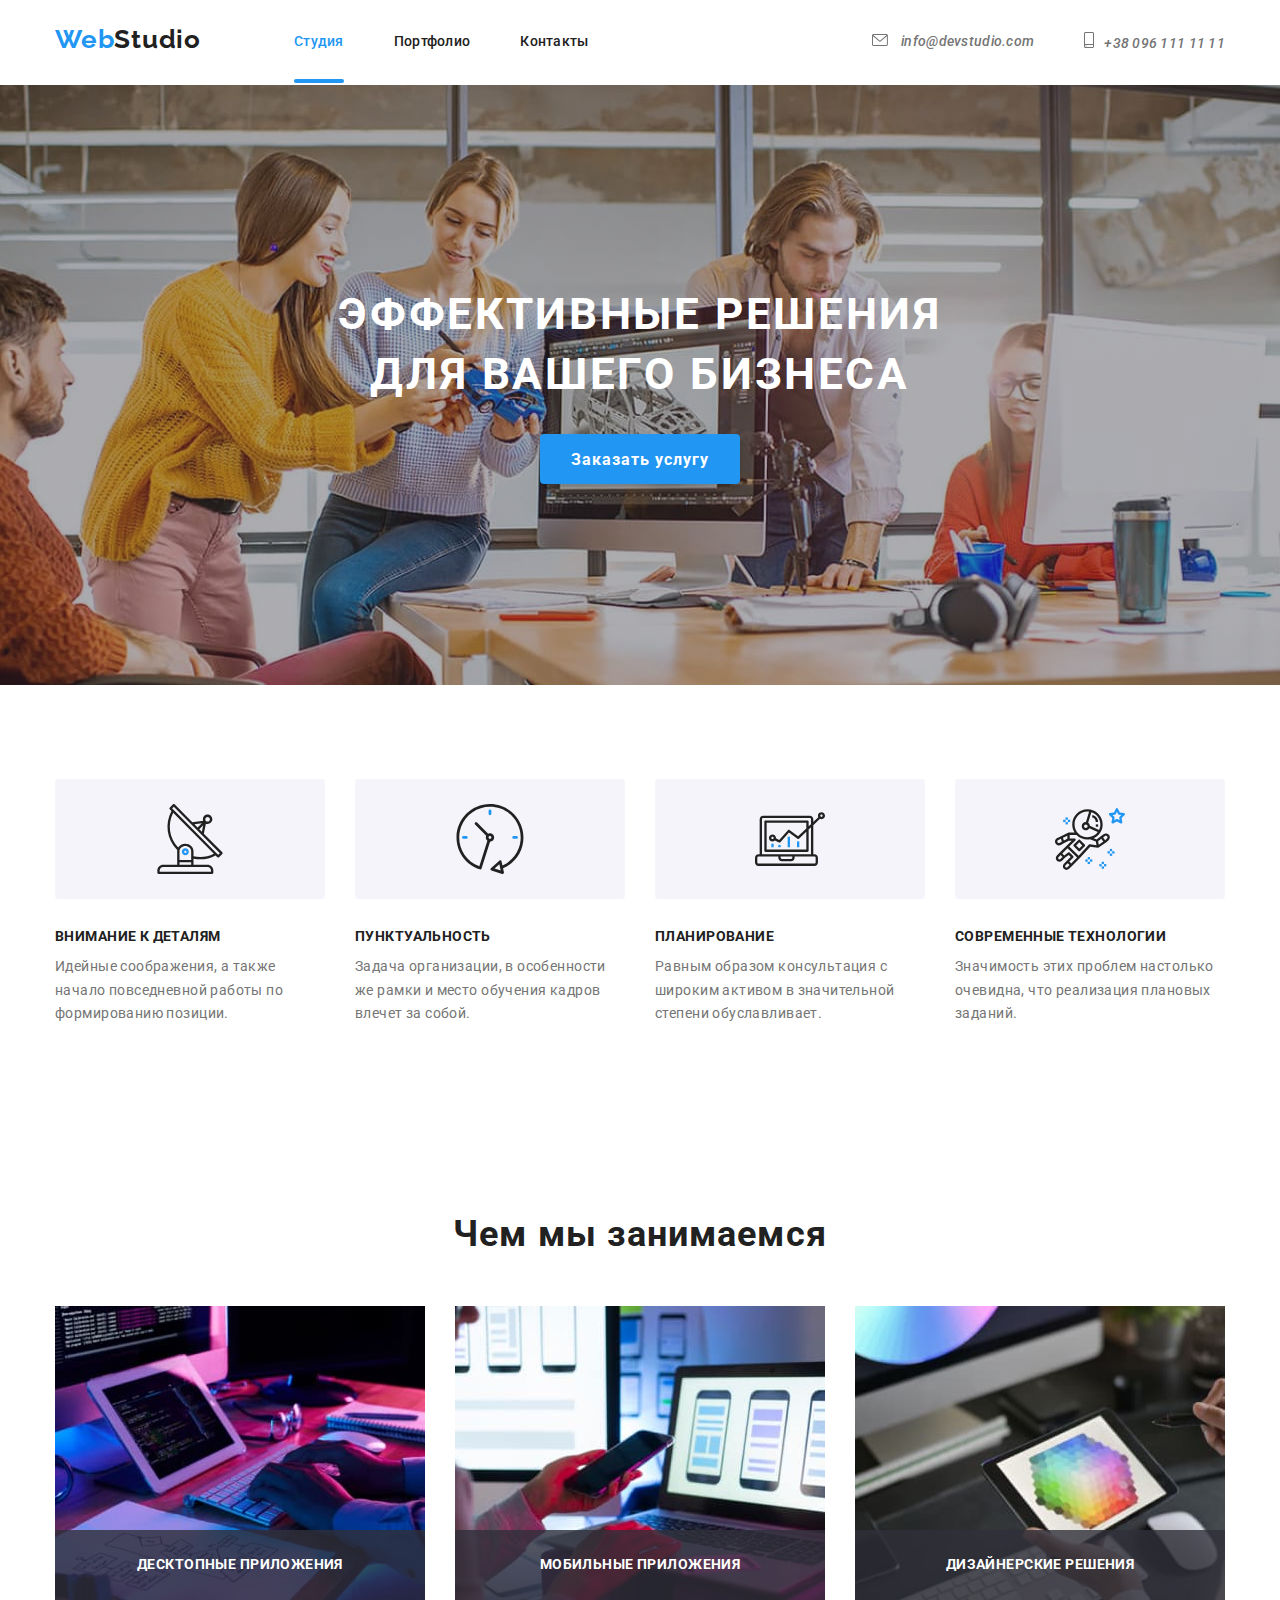
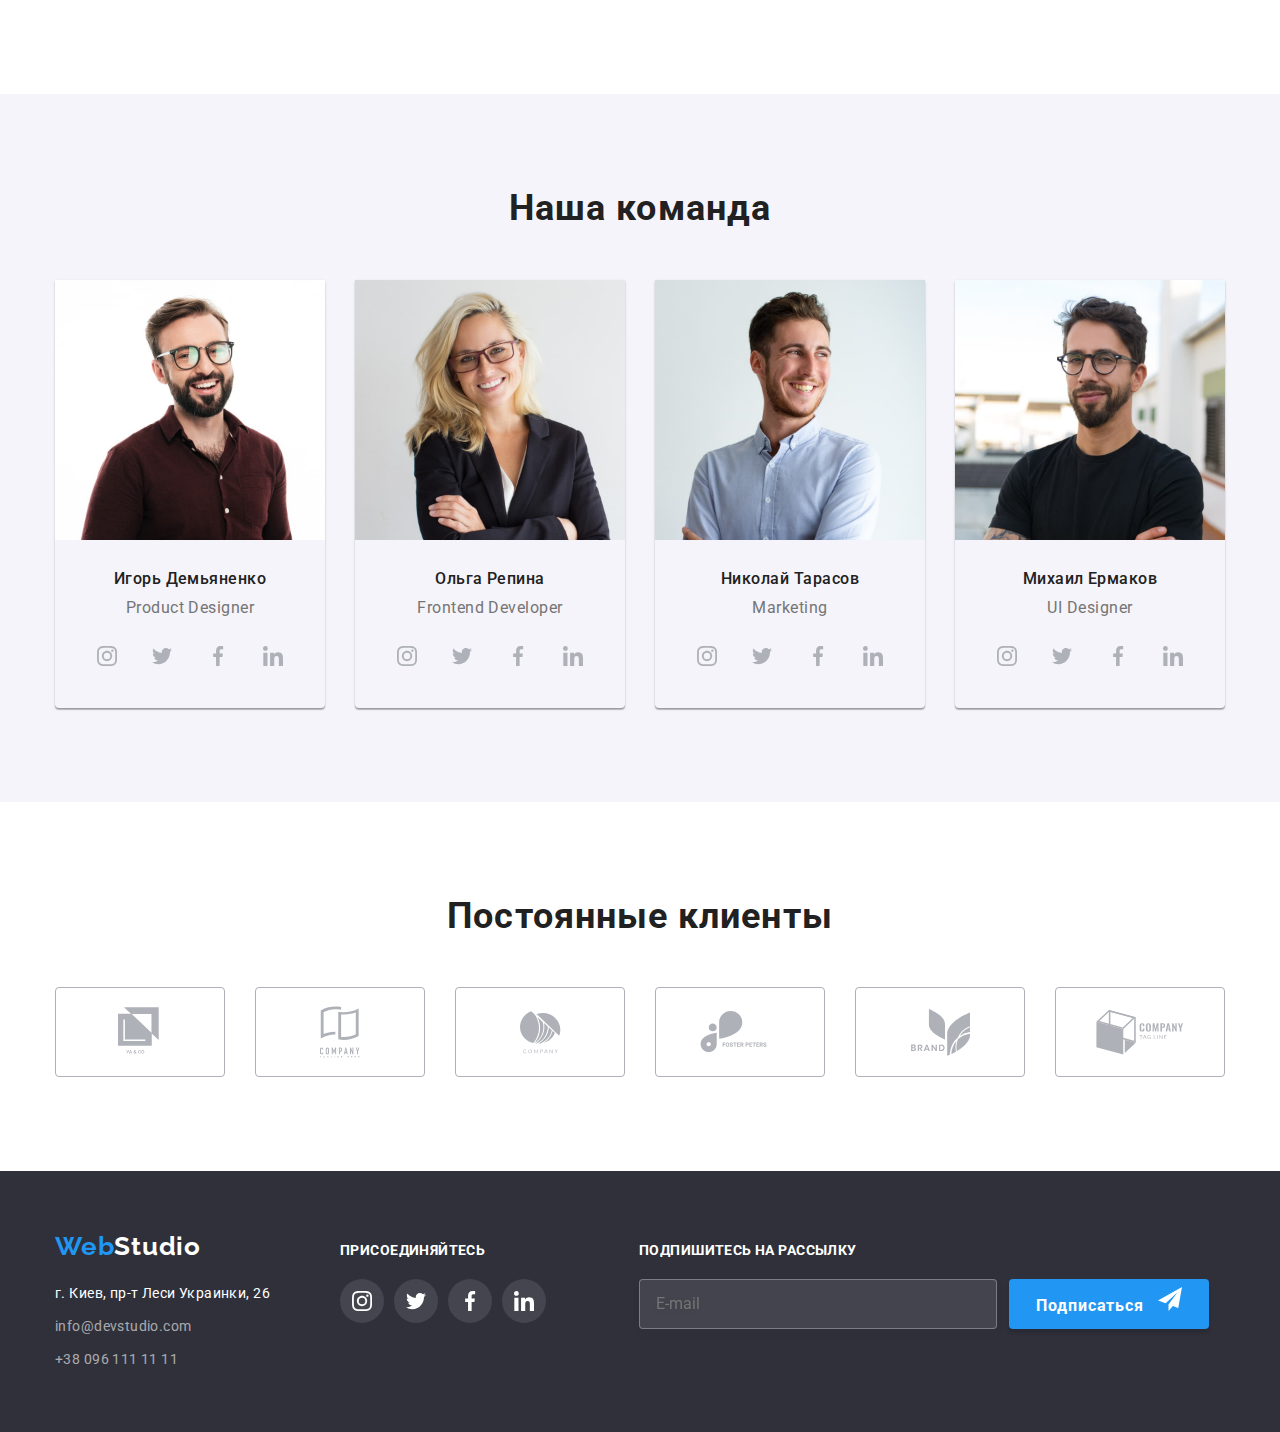
<file: index.html>
<!DOCTYPE html>
<html lang="en">
  <head>
    <meta charset="UTF-8" />
    <meta name="viewport" content="width=device-width, initial-scale=1.0" />
    <title>Webstudio</title>
    <link
      href="https://fonts.googleapis.com/css2?family=Raleway:wght@700&family=Roboto:wght@400;500;700;900&display=swap"
      rel="stylesheet"
    />
    <link rel="stylesheet" href="./css/normalize.css" />
    <link rel="stylesheet" href="./css/style.css" />
  </head>
  <body>
    <header class="header">
      <!--Header-->
      <div class="conteiner heder-content">
        <a href="./index.html" class="link-logotipe link"
          ><span class="part-logotipe">Web</span>Studio</a
        >
        <nav class="navigation">
          <ul class="header-list list">
            <li class="header-list-item">
              <a href="" class="link-header current link">Студия</a>
            </li>
            <li class="header-list-item">
              <a href="./portfolio.html" class="link-header link">Портфолио</a>
            </li>
            <li class="header-list-item">
              <a href="" class="link-header link">Контакты</a>
            </li>
          </ul>
        </nav>
        <address>
          <ul class="header-adress list">
            <li class="address-list-item">
              <a href="mailto:info@devstudio.com" class="connect-header link"
                ><svg class="icon-address-list" width="16" height="12">
                  <use href="./svg/sprite.svg#icon-list"></use>
                </svg>
                info@devstudio.com</a
              >
            </li>
            <li class="address-list-item">
              <a href="tel:+380961111111" class="connect-header link"
                ><svg class="icon-address-list" width="10" height="16">
                  <use href="./svg/sprite.svg#icon-smartphone"></use></svg>+38 096 111 11 11</a>
            </li>
          </ul>
        </address>
      </div>
    </header>
    <main>
      <!--Hero-->
      <section class="hero-section">
        <div class="conteiner">
          <div class="hero-block">
            <h1 class="hero-title">Эффективные решения для вашего бизнеса</h1>
            <button type="button" class="hero-btn" data-modal-open>
              <span class="text-btn">Заказать услугу</span>
            </button>
          </div>
        </div>
      </section>
      <!--Advantages-->
      <section class="advantages-section">
        <div class="conteiner">
          <h2 class="advantages-title">Advantades</h2>
          <ul class="advantages-list list">
            <li class="advantages-list-item icon-first">
              <p class="list-title">Внимание к деталям</p>
              <p class="list-deskription">
                Идейные соображения, а также начало повседневной работы по
                формированию позиции.
              </p>
            </li>
            <li class="advantages-list-item icon-second">
              <p class="list-title">Пунктуальность</p>
              <p class="list-deskription">
                Задача организации, в особенности же рамки и место обучения
                кадров влечет за собой.
              </p>
            </li>
            <li class="advantages-list-item icon-third">
              <p class="list-title">Планирование</p>
              <p class="list-deskription">
                Равным образом консультация с широким активом в значительной
                степени обуславливает.
              </p>
            </li>
            <li class="advantages-list-item icon-fourth">
              <p class="list-title">Современные технологии</p>
              <p class="list-deskription">
                Значимость этих проблем настолько очевидна, что реализация
                плановых заданий.
              </p>
            </li>
          </ul>
        </div>
      </section>
      <!--What we are doing-->
      <section class="doing-sektion">
        <div class="conteiner">
          <h2 class="section-title">Чем мы занимаемся</h2>
          <ul class="doing-list list">
            <li class="doing-list-item">
              <img
                src="./image/whatwearedoing/what-we-are-doing-1.jpg"
                alt="computer-picture"
                width="370"
                height="294"
              />
              <div class="link-block">
                <a href="" class="doing-link link">
                  <p class="doing-text-link">Десктопные приложения</p>
                </a>
              </div>
            </li>
            <li class="doing-list-item">
              <img
                src="./image/whatwearedoing/what-we-are-doing-2.jpg"
                alt="phone-picture"
                width="370"
                height="294"
              />
              <div class="link-block">
                <a href="" class="doing-link link">
                  <p class="doing-text-link">Мобильные приложения</p>
                </a>
              </div>
            </li>
            <li class="doing-list-item">
              <img
                src="./image/whatwearedoing/what-we-are-doing-3.jpg"
                alt="leptop-picture"
                width="370"
                height="294"
              />
              <div class="link-block">
                <a href="" class="doing-link link">
                  <p class="doing-text-link">Дизайнерские решения</p>
                </a>
              </div>
            </li>
          </ul>
        </div>
      </section>
      <!--Our comand-->
      <section class="comand-section">
        <div class="conteiner">
          <h2 class="section-title">Наша команда</h2>
          <ul class="comand-list list">
            <li class="comand-list-item">
              <img
                src="./image/Ourcomand/our-comand-1.jpg"
                alt="Игорь-Демьяненко"
                height="260"
                width="270"
              />
              <h3 class="name-title">Игорь Демьяненко</h3>
              <p class="profession">Product Designer</p>
              <ul class="social-list list">
                <li class="social-list-item">
                  <a href="" class="social-list-link"
                    ><svg class="icon-social" width="20" height="20">
                      <use href="./svg/sprite.svg#icon-instagram"></use></svg></a>
                </li>
                <li class="social-list-item">
                  <a href="" class="social-list-link"
                    ><svg class="icon-social" width="20" height="20">
                      <use href="./svg/sprite.svg#icon-twitter"></use></svg></a>
                </li>
                <li class="social-list-item">
                  <a href="" class="social-list-link"
                    ><svg class="icon-social" width="20" height="20">
                      <use href="./svg/sprite.svg#icon-facebook"></use></svg></a>
                </li>
                <li class="social-list-item">
                  <a href="" class="social-list-link"
                    ><svg class="icon-social" width="20" height="20">
                      <use href="./svg/sprite.svg#icon-linkedin"></use></svg></a>
                </li>
              </ul>
            </li>
            <li class="comand-list-item">
              <img
                src="./image/Ourcomand/our-comand-2.jpg"
                alt="Ольга-Репина"
                height="260"
                width="270"
              />
              <h3 class="name-title">Ольга Репина</h3>
              <p class="profession">Frontend Developer</p>
              <ul class="social-list list">
                <li class="social-list-item">
                  <a href="" class="social-list-link"
                    ><svg class="icon-social" width="20" height="20">
                      <use href="./svg/sprite.svg#icon-instagram"></use></svg></a>
                </li>
                <li class="social-list-item">
                  <a href="" class="social-list-link"
                    ><svg class="icon-social" width="20" height="20">
                      <use href="./svg/sprite.svg#icon-twitter"></use></svg></a>
                </li>
                <li class="social-list-item">
                  <a href="" class="social-list-link"
                    ><svg class="icon-social" width="20" height="20">
                      <use href="./svg/sprite.svg#icon-facebook"></use></svg></a>
                </li>
                <li class="social-list-item">
                  <a href="" class="social-list-link"
                    ><svg class="icon-social" width="20" height="20">
                      <use href="./svg/sprite.svg#icon-linkedin"></use></svg></a>
                </li>
              </ul>
            </li>
            <li class="comand-list-item">
              <img
                src="./image/Ourcomand/our-comand-3.jpg"
                alt="Николай-Тарасов"
                height="260"
                width="270"
              />
              <h3 class="name-title">Николай Тарасов</h3>
              <p class="profession">Marketing</p>
              <ul class="social-list list">
                <li class="social-list-item">
                  <a href="" class="social-list-link"
                    ><svg class="icon-social" width="20" height="20">
                      <use href="./svg/sprite.svg#icon-instagram"></use></svg></a>
                </li>
                <li class="social-list-item">
                  <a href="" class="social-list-link"
                    ><svg class="icon-social" width="20" height="20">
                      <use href="./svg/sprite.svg#icon-twitter"></use></svg></a>
                </li>
                <li class="social-list-item">
                  <a href="" class="social-list-link"
                    ><svg class="icon-social" width="20" height="20">
                      <use href="./svg/sprite.svg#icon-facebook"></use></svg></a>
                </li>
                <li class="social-list-item">
                  <a href="" class="social-list-link"
                    ><svg class="icon-social" width="20" height="20">
                      <use href="./svg/sprite.svg#icon-linkedin"></use></svg></a>
                </li>
              </ul>
            </li>
            <li class="comand-list-item">
              <img
                src="./image/Ourcomand/our-comand-4.jpg"
                alt="Михаил-Ермаков"
                height="260"
                width="270"
              />
              <h3 class="name-title">Михаил Ермаков</h3>
              <p class="profession">UI Designer</p>
              <ul class="social-list list">
                <li class="social-list-item">
                  <a href="" class="social-list-link"
                    ><svg class="icon-social" width="20" height="20">
                      <use href="./svg/sprite.svg#icon-instagram"></use></svg></a>
                </li>
                <li class="social-list-item">
                  <a href="" class="social-list-link"
                    ><svg class="icon-social" width="20" height="20">
                      <use href="./svg/sprite.svg#icon-twitter"></use></svg></a>
                </li>
                <li class="social-list-item">
                  <a href="" class="social-list-link"
                    ><svg class="icon-social" width="20" height="20">
                      <use href="./svg/sprite.svg#icon-facebook"></use></svg></a>
                </li>
                <li class="social-list-item">
                  <a href="" class="social-list-link"
                    ><svg class="icon-social" width="20" height="20">
                      <use href="./svg/sprite.svg#icon-linkedin"></use></svg></a>
                </li>
              </ul>
            </li>
          </ul>
        </div>
      </section>
      <!--Regular clients-->
      <section class="clients-sektion">
        <div class="conteiner">
          <h2 class="section-title">Постоянные клиенты</h2>
          <ul class="clients-list list">
            <li class="clients-list-item">
              <a href="" class="clients-list-link">
                <svg class="icon-clients" width="45" height="50">
                  <use href="./svg/sprite.svg#icon-logo-1"></use>
                </svg>
              </a>
            </li>
            <li class="clients-list-item">
              <a href="" class="clients-list-link"
                ><svg class="icon-clients" width="40" height="52">
                  <use href="./svg/sprite.svg#icon-logo-2"></use></svg></a>
            </li>
            <li class="clients-list-item">
              <a href="" class="clients-list-link"
                ><svg class="icon-clients" width="41" height="43">
                  <use href="./svg/sprite.svg#icon-logo-3"></use></svg></a>
            </li>
            <li class="clients-list-item">
              <a href="" class="clients-list-link"
                ><svg class="icon-clients" width="80" height="42">
                  <use href="./svg/sprite.svg#icon-logo-4"></use></svg></a>
            </li>
            <li class="clients-list-item">
              <a href="" class="clients-list-link"
                ><svg class="icon-clients" width="59" height="47">
                  <use href="./svg/sprite.svg#icon-logo-5"></use></svg></a>
            </li>
            <li class="clients-list-item">
              <a href="" class="clients-list-link"
                ><svg class="icon-clients" width="88" height="45">
                  <use href="./svg/sprite.svg#icon-logo-6"></use></svg></a>
            </li>
          </ul>
        </div>
      </section>
    </main>
    <!--Footer-->
    <footer class="footer">
      <div class="footer-block conteiner">
        <div class="address-footer">
          <a href="./index.html" class="link-logotipe-footer link"
            ><span class="part-logotipe">Web</span
            ><span class="footer-logo">Studio</span></a
          >
          <ul class="footer-list list">
            <li class="footer-list-item adress">
              г. Киев, пр-т Леси Украинки, 26
            </li>
            <li class="footer-list-item">
              <a href="mailto:info@devstudio.com" class="connect-footer link"
                >info@devstudio.com</a
              >
            </li>
            <li class="footer-list-item">
              <a href="tel:+380961111111" class="connect-footer link"
                >+38 096 111 11 11</a
              >
            </li>
          </ul>
        </div>
        <div class="join">
          <h2 class="footer-list-title">присоединяйтесь</h2>
          <ul class="footer-social-list list">
            <li class="footer-social-list-item">
              <a href="" class="footer-social-list-link"
                ><svg class="icon-footer-social" width="20" height="20">
                  <use href="./svg/sprite.svg#icon-instagram"></use></svg></a>
            </li>
            <li class="footer-social-list-item">
              <a href="" class="footer-social-list-link"
                ><svg class="icon-footer-social" width="20" height="20">
                  <use href="./svg/sprite.svg#icon-twitter"></use></svg></a>
            </li>
            <li class="footer-social-list-item">
              <a href="" class="footer-social-list-link"
                ><svg class="icon-footer-social" width="20" height="20">
                  <use href="./svg/sprite.svg#icon-facebook"></use></svg></a>
            </li>
            <li class="footer-social-list-item">
              <a href="" class="footer-social-list-link"><svg class="icon-footer-social" width="20" height="20">
                  <use href="./svg/sprite.svg#icon-linkedin"></use></svg></a>
            </li>
          </ul>
        </div>
        <form action="#" class="mailing-btn">
          <h2 class="footer-list-title">Подпишитесь на рассылку</h2>
          <textarea name="mailing-mesage" class="mailing-mesage" placeholder="E-mail"></textarea>
          <button type="submit" class="hero-btn position-footer-btn"><span class="text-btn">Подписаться</span>
            <svg class="icon-footer-btn">
              <use href="./svg/sprite.svg#icon-leter-footer"></use>
            </svg></button>
        </form>
      </div>
    </footer>
    <div class="backdrop is-hidden" data-modal>
        <form action="#" class="modal">
        <button type="button" class="btn-backdrop" data-modal-close><svg class="icon-backdrop">
            <use href="./svg/sprite.svg#icon-close"></use>
          </svg></button>
          <h2 class="modal-title">Оставьте свои данные, мы вам перезвоним</h2>

        <div class="modal-box"><input type="name" id="name" class="modal-input">
        <label for="name" class="modal-label">Имя</label>
        <svg class="icon-modal" width="12" height="12">
          <use href="./svg/sprite.svg#icon-name"></use>
        </svg></div>
        
        
        <div class="modal-box"><input type="phone" id="phone" class="modal-input">
        <label for="phone" class="modal-label">Телефон</label>
        <svg class="icon-modal" width="13" height="13">
          <use href="./svg/sprite.svg#icon-phone"></use>
        </svg></div>
        

        <div class="modal-box"><input type="email" id="email" class="modal-input">
        <label for="email" class="modal-label">Почта</label>
        <svg class="icon-modal" width="15" height="12">
          <use href="./svg/sprite.svg#icon-mail"></use>
        </svg></div>
        
        
        <div class="modal-box"><label for="modal-text" class="modal-label checbox-label">Комментарий</label>
        <textarea name="modal-text" id="modal-text" class="modal-text" placeholder="Введите текст"></textarea></div>
          <div class="modal-box">
            <input type="checkbox" id="checkbox" class="input-checkbox is-hiden">
            <label for="checkbox" class="checkbox">
            <span>
           <svg class="icon-checkbox" width="11" height="8">
             <use href="./svg/sprite.svg#icon-acept"></use>
           </svg> 
           Соглашаюсь с рассылкой и принимаю <a href="" class="modal-link">Условия договора</a></span>  
            </label></div>
        <div class="modal-end-block"><button type="submit" class="hero-btn "> <span class="text-btn">Отправить</span></button>
        </div>
        </form>
      </div>
    <script src="./js/modal.js"></script>
  </body>
</html>
</file>
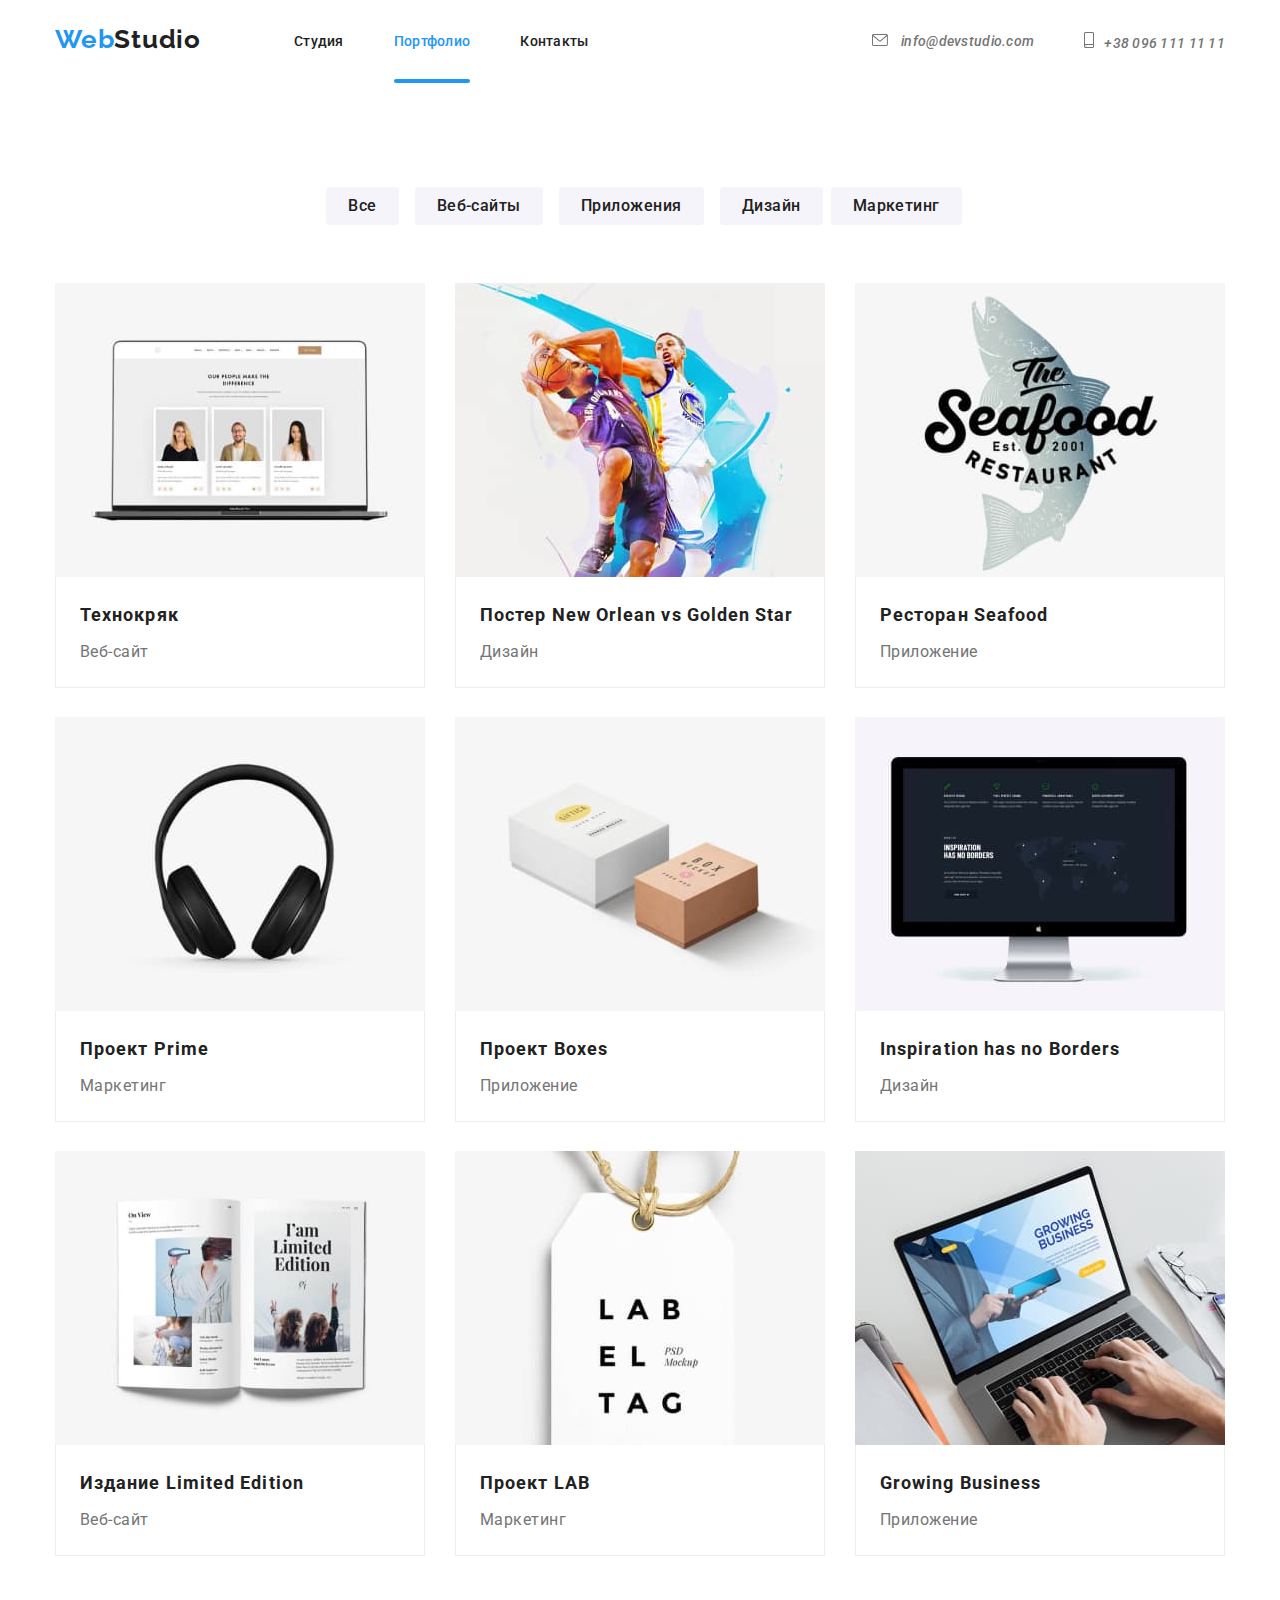
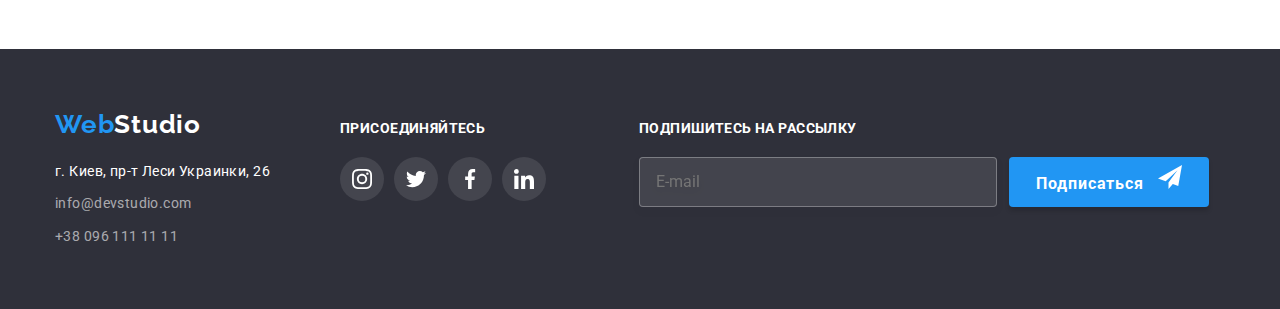
<file: portfolio.html>
<!DOCTYPE html>
<html lang="en">
  <head>
    <meta charset="UTF-8" />
    <meta name="viewport" content="width=device-width, initial-scale=1.0" />
    <title>Portfolio</title>
    <link
      href="https://fonts.googleapis.com/css2?family=Raleway:wght@700&family=Roboto:wght@400;500;700;900&display=swap"
      rel="stylesheet"
    />
    <link rel="stylesheet" href="./css/normalize.css" />
    <link rel="stylesheet" href="./css/style.css" />
  </head>
  <body>
    <header class="header">
      <!--Header-->
      <div class="conteiner heder-content">
        <a href="./index.html" class="link-logotipe link"><span class="part-logotipe">Web</span>Studio</a>
        <nav class="navigation">
          <ul class="header-list list">
            <li class="header-list-item">
              <a href="" class="link-header link">Студия</a>
            </li>
            <li class="header-list-item">
              <a href="./portfolio.html" class="link-header current link">Портфолио</a>
            </li>
            <li class="header-list-item">
              <a href="" class="link-header link">Контакты</a>
            </li>
          </ul>
        </nav>
        <address>
          <ul class="header-adress list">
            <li class="address-list-item">
              <a href="mailto:info@devstudio.com" class="connect-header link"><svg class="icon-address-list" width="16"
                  height="12">
                  <use href="./svg/sprite.svg#icon-list"></use>
                </svg>
                info@devstudio.com</a>
            </li>
            <li class="address-list-item">
              <a href="tel:+380961111111" class="connect-header link"><svg class="icon-address-list" width="10" height="16">
                  <use href="./svg/sprite.svg#icon-smartphone"></use>
                </svg>+38 096 111 11 11</a>
            </li>
          </ul>
        </address>
      </div>
    </header>
    <!--Content-->
    <main class="conteiner">
      <div class="buttom-blok">
        <ul class="buttom-list list">
          <li class="buttom-list-item">
            <button type="button" class="btn-portfolio">Все</button>
          </li>
          <li class="buttom-list-item">
            <button type="button" class="btn-portfolio">Веб-сайты</button>
          </li>
          <li class="buttom-list-item">
            <button type="button" class="btn-portfolio">Приложения</button>
          </li>
          <li class="buttom-list-item">
            <button type="button" class="btn-portfolio">Дизайн</button>
          </li>
          <li class="buttom-list-item">
            <button type="button" class="btn-portfolio">Маркетинг</button>
          </li>
        </ul>
      </div>
      <ul class="potfolio-list list">
        <li class="portfolio-list-item">
          <a href="" class="link"
            >
            <div class="cards-block">
              <img src="./image/portfolio/img.jpg" alt="Technokyak" width="370" height="294" />
              <div class="overlay"><p class="overlay-text">Технокряк это современная площадка распространения коронавируса. Компании используют эту платформу для цифрового
              шпионажа и атак на защищённые сервера конкурентов.</p></div>
            </div>
            <div class="portfolio-border"><h2 class="portfolio-title">Технокряк</h2>
            <p class="portfolio-deskription">Веб-сайт</p></div>
            </a
          >
        </li>
        <li class="portfolio-list-item">
          <a href="" class="link"
            >
            <div class="cards-block">
              <img src="./image/portfolio/img-1.jpg" alt="Poster New Orlean vs Golden Star" width="370" height="294" />
              <div class="overlay">
                <p class="overlay-text">Технокряк это современная площадка распространения коронавируса. Компании используют эту
                  платформу для цифрового
                  шпионажа и атак на защищённые сервера конкурентов.</p>
              </div>
            </div>
            <div class="portfolio-border"><h2 class="portfolio-title">Постер New Orlean vs Golden Star</h2>
            <p class="portfolio-deskription">Дизайн</p></div>
            </a
          >
        </li>
        <li class="portfolio-list-item">
          <a href="" class="link"
            >
            <div class="cards-block">
              <img src="./image/portfolio/img-2.jpg" alt="Restorant Seafood" width="370" height="294" />
              <div class="overlay">
                <p class="overlay-text">Технокряк это современная площадка распространения коронавируса. Компании используют эту
                  платформу для цифрового
                  шпионажа и атак на защищённые сервера конкурентов.</p>
              </div>
            </div>
            <div class="portfolio-border"><h2 class="portfolio-title">Ресторан Seafood</h2>
            <p class="portfolio-deskription">Приложение</p></div>
            </a
          >
        </li>
        <li class="portfolio-list-item">
          <a href="" class="link"
            >
            <div class="cards-block">
              <img src="./image/portfolio/img-3.jpg" alt="project Prime" width="370" height="294"/>
              <div class="overlay">
                <p class="overlay-text">Технокряк это современная площадка распространения коронавируса. Компании используют эту
                  платформу для цифрового
                  шпионажа и атак на защищённые сервера конкурентов.</p>
              </div>
            </div>
            <div class="portfolio-border"><h2 class="portfolio-title">Проект Prime</h2>
            <p class="portfolio-deskription">Маркетинг</p></div>
            </a
          >
        </li>
        <li class="portfolio-list-item">
          <a href="" class="link"
            >
            <div class="cards-block">
              <img src="./image/portfolio/img-4.jpg" alt="project Boxes" width="370" height="294"/>
              <div class="overlay">
                <p class="overlay-text">Технокряк это современная площадка распространения коронавируса. Компании используют эту
                  платформу для цифрового
                  шпионажа и атак на защищённые сервера конкурентов.</p>
              </div>
            </div>
            <div class="portfolio-border"><h2 class="portfolio-title">Проект Boxes</h2>
            <p class="portfolio-deskription">Приложение</p></div>
            </a
          >
        </li>
        <li class="portfolio-list-item">
          <a href="" class="link"
            >
            <div class="cards-block">
              <img src="./image/portfolio/img-5.jpg" alt="Inspiration has no Borders" width="370" height="294" />
              <div class="overlay">
                <p class="overlay-text">Технокряк это современная площадка распространения коронавируса. Компании используют эту
                  платформу для цифрового
                  шпионажа и атак на защищённые сервера конкурентов.</p>
              </div>
            </div>
            <div class="portfolio-border"><h2 class="portfolio-title">Inspiration has no Borders</h2>
            <p class="portfolio-deskription">Дизайн</p></div>
            </a
          >
        </li>
        <li class="portfolio-list-item">
          <a href="" class="link"
            >
            <div class="cards-block">
              <img src="./image/portfolio/img-6.jpg" alt="Limited Edition" width="370" height="294" />
              <div class="overlay">
                <p class="overlay-text">Технокряк это современная площадка распространения коронавируса. Компании используют эту
                  платформу для цифрового
                  шпионажа и атак на защищённые сервера конкурентов.</p>
              </div>
            </div>
            <div class="portfolio-border"><h2 class="portfolio-title">Издание Limited Edition</h2>
            <p class="portfolio-deskription">Веб-сайт</p></div>
            </a
          >
        </li>
        <li class="portfolio-list-item">
          <a href="" class="link"
            >
            <div class="cards-block">
              <img src="./image/portfolio/img-7.jpg" alt="project LAB" width="370" height="294" />
              <div class="overlay">
                <p class="overlay-text">Технокряк это современная площадка распространения коронавируса. Компании используют эту
                  платформу для цифрового
                  шпионажа и атак на защищённые сервера конкурентов.</p>
              </div>
            </div>
            <div class="portfolio-border"><h2 class="portfolio-title">Проект LAB</h2>
            <p class="portfolio-deskription">Маркетинг</p></div>
            </a
          >
        </li>
        <li class="portfolio-list-item">
          <a href="" class="link" 
            >
            <div class="cards-block">
              <img src="./image/portfolio/img-8.jpg" alt="Growing Business" width="370" height="294" />
              <div class="overlay">
                <p class="overlay-text">Технокряк это современная площадка распространения коронавируса. Компании используют эту
                  платформу для цифрового
                  шпионажа и атак на защищённые сервера конкурентов.</p>
              </div>
            </div>
            <div class="portfolio-border"><h2 class="portfolio-title">Growing Business</h2>
            <p class="portfolio-deskription">Приложение</p></div>
            </a
          >
        </li>
      </ul>
    </main>
    <!--Footer-->
    <footer class="footer">
      <div class="footer-block conteiner">
        <div class="address-footer">
          <a href="./index.html" class="link-logotipe-footer link"><span class="part-logotipe">Web</span><span
              class="footer-logo">Studio</span></a>
          <ul class="footer-list list">
            <li class="footer-list-item adress">
              г. Киев, пр-т Леси Украинки, 26
            </li>
            <li class="footer-list-item">
              <a href="mailto:info@devstudio.com" class="connect-footer link">info@devstudio.com</a>
            </li>
            <li class="footer-list-item">
              <a href="tel:+380961111111" class="connect-footer link">+38 096 111 11 11</a>
            </li>
          </ul>
        </div>
        <div class="join">
          <h2 class="footer-list-title">присоединяйтесь</h2>
          <ul class="footer-social-list list">
            <li class="footer-social-list-item">
              <a href="" class="footer-social-list-link"><svg class="icon-footer-social" width="20" height="20">
                  <use href="./svg/sprite.svg#icon-instagram"></use>
                </svg></a>
            </li>
            <li class="footer-social-list-item">
              <a href="" class="footer-social-list-link"><svg class="icon-footer-social" width="20" height="20">
                  <use href="./svg/sprite.svg#icon-twitter"></use>
                </svg></a>
            </li>
            <li class="footer-social-list-item">
              <a href="" class="footer-social-list-link"><svg class="icon-footer-social" width="20" height="20">
                  <use href="./svg/sprite.svg#icon-facebook"></use>
                </svg></a>
            </li>
            <li class="footer-social-list-item">
              <a href="" class="footer-social-list-link"><svg class="icon-footer-social" width="20" height="20">
                  <use href="./svg/sprite.svg#icon-linkedin"></use>
                </svg></a>
            </li>
          </ul>
        </div>
        <form action="#" class="mailing-btn">
          <h2 class="footer-list-title">Подпишитесь на рассылку</h2>
          <textarea name="mailing-mesage" class="mailing-mesage" placeholder="E-mail"></textarea>
          <button type="submit" class="hero-btn position-footer-btn"><span class="text-btn">Подписаться</span>
            <svg class="icon-footer-btn">
              <use href="./svg/sprite.svg#icon-leter-footer"></use>
            </svg></button>
        </form>
      </div>
    </footer>
  </body>
</html>
</file>
<file: css/style.css>
/*
#2196F3 синий
#757575 ссылка
#212121 чёрный
#757575 вторичный текст
rgba(255, 255, 255, 0.6); футер ссылки
#F5F4FA цвет фона вторичный
#2F303A цвет футера */
*,
*::before,
*::after {
  margin: 0;
  padding: 0;
}
:root {
  --primary-text-color: #757575;
  --title-text-color: #212121;
  --accent-color: #2196f3;
  --primary-white-color: #ffffff;
}
body {
  font-family: "Roboto", sans-serif;
  color: var(--primary-text-color);
}
img {
  display: block;
  max-width: 100%;
  height: auto;
}
button {
  cursor: pointer;
}
.list {
  list-style: none;
}
.link {
  text-decoration: none;
  color: var(--primary-text-color);
}
.conteiner {
  width: 1200px;
  padding-left: 15px;
  padding-right: 15px;
  margin: auto;
}
:hover,
:focus {
  transition-timing-function: cubic-bezier(0.4, 0, 0.2, 1);
  transition-duration: 250ms;
}
/*----------header----------*/
.header {
  background-color: #fff;
}
.heder-content {
  display: flex;
}
.navigation {
  margin-right: auto;
}
.link-logotipe {
  font-family: "Raleway", sans-serif;
  font-weight: 700;
  font-size: 26px;
  line-height: 1.192;
  letter-spacing: 0.03em;
  color: var(--title-text-color);
  padding-top: 24px;
  padding-bottom: 25px;
  margin-right: 93px;
}
.part-logotipe {
  color: var(--accent-color);
}
.link-header {
  font-weight: 500;
  font-size: 14px;
  line-height: 1.333;
  letter-spacing: 0.02em;
  color: var(--title-text-color);
}
.link-header:hover,
.link-header:focus {
  color: var(--accent-color);
}
.header-list-item .current {
  color: var(--accent-color);
}
.current:after {
  content: "";
  display: block;
  margin-top: 28px;
  border-bottom: 4px solid var(--accent-color);
  border-radius: 2px;
  /* width: 100%; */
}
.header-list {
  display: flex;
  padding-top: 32px;
  /* padding-bottom: 32px; */
}
.header-list-item:not(:last-child) {
  margin-right: 50px;
}
.connect-header {
  font-weight: 500;
  font-size: 14px;
  line-height: 1.333;
  letter-spacing: 0.02em;
  color: var(--primary-text-color);
}
.connect-header:hover,
.connect-header:focus {
  color: var(--accent-color);
}
.header-adress {
  display: flex;
  justify-content: flex-end;
  padding-top: 32px;
  padding-bottom: 32px;
}
.address-list-item:not(:last-child) {
  margin-right: 50px;
}
.icon-address-list {
  fill: currentColor;
  margin-right: 10px;
}
/*----------hero----------*/
.hero-section {
  max-width: 1600px;
  height: 600px;
  background-image: linear-gradient(
      to right,
      rgba(47, 48, 58, 0.4),
      rgba(47, 48, 58, 0.4)
    ),
    url(../image/hero/hero.jpg);
  background-repeat: no-repeat;
  background-position: center;
  background-size: cover;
  margin: 0 auto;
  display: flex;
}
.hero-block {
  text-align: center;
  width: 696px;
  margin: 0 auto;
}
.hero-title {
  font-weight: 700;
  font-size: 44px;
  line-height: 1.36;
  text-align: center;
  letter-spacing: 0.06em;
  color: var(--primary-white-color);
  text-transform: uppercase;
  margin: 0;
  margin-bottom: 30px;
}
.hero-btn {
  width: 200px;
  height: 50px;
  background: var(--accent-color);
  box-shadow: 0px 4px 4px rgba(0, 0, 0, 0.15);
  border-radius: 4px;
  border: none;
  outline: none;
}
.text-btn {
  font-weight: 700;
  font-size: 16px;
  line-height: 1.87;
  letter-spacing: 0.06em;
  color: var(--primary-white-color);
}
/*----------Advantages----------*/
.advantages-title {
  position: absolute !important;
  clip: rect(1px 1px 1px 1px); /* IE6, IE7 */
  clip: rect(1px, 1px, 1px, 1px);
  padding: 0 !important;
  border: 0 !important;
  height: 1px !important;
  width: 1px !important;
  overflow: hidden;
}
.advantages-list {
  display: flex;
  padding-top: 94px;
  padding-bottom: 94px;
}
.advantages-list-item::before {
  display: block;
  content: "";
  height: 120px;
  min-width: 270px;
  background-repeat: no-repeat;
  background-position: center;
  background-color: #f5f4fa;
  border-radius: 4px;
  margin-bottom: 30px;
}
.icon-first::before {
  background-image: url(../svg/advantages-svg/Group.svg);
}
.icon-second:before {
  background-image: url(../svg/advantages-svg/clock.svg);
}
.icon-third:before {
  background-image: url(../svg/advantages-svg/diagram.svg);
}
.icon-fourth:before {
  background-image: url(../svg/advantages-svg/astronaut.svg);
}
.advantages-list-item:not(:last-child) {
  margin-right: 30px;
}
.list-title {
  font-weight: 700;
  font-size: 14px;
  line-height: 1.14;
  letter-spacing: 0.03em;
  color: var(--title-text-color);
  text-transform: uppercase;
  margin: 0;
  margin-bottom: 10px;
}
.list-deskription {
  font-weight: 400;
  font-size: 14px;
  line-height: 1.71;
  letter-spacing: 0.03em;
}
/*----------What we are doing----------*/
.section-title {
  font-weight: 700;
  font-size: 36px;
  line-height: 1.16;
  text-align: center;
  letter-spacing: 0.03em;
  color: var(--title-text-color);
  margin: 0;
  margin-bottom: 50px;
  padding-top: 94px;
}
.doing-list {
  padding-bottom: 94px;
  display: flex;
}
.doing-list-item {
  width: 370px;
  height: 294px;
}
.doing-list-item:not(:last-child) {
  margin-right: 30px;
}
.doing-text-link {
  font-weight: 700;
  font-size: 14px;
  line-height: 1.14;
  text-align: center;
  letter-spacing: 0.03em;
  text-transform: uppercase;
  color: #ffffff;
  background: rgba(47, 48, 58, 0.8);
  padding-top: 27px;
  padding-bottom: 27px;
}

.link-block {
  position: relative;
}
.link-block .doing-text-link {
  position: absolute;
  bottom: 0;
  margin: 0;
  width: 100%;
}
/*----------our comand----------*/
.comand-section {
  background-color: #f5f4fa;
}
.comand-list {
  display: flex;
  padding-bottom: 94px;
}
.name-title {
  font-weight: 500;
  font-size: 16px;
  line-height: 1.18;
  text-align: center;
  letter-spacing: 0.03em;
  color: var(--title-text-color);
  margin: 0;
  margin-top: 30px;
  margin-bottom: 10px;
}
.profession {
  font-weight: 400;
  font-size: 16px;
  line-height: 1.18;
  text-align: center;
  letter-spacing: 0.03em;
  margin: 0;
  margin-bottom: 16px;
}
.comand-list-item {
  box-shadow: 0px 1px 3px rgba(0, 0, 0, 0.12), 0px 1px 1px rgba(0, 0, 0, 0.14),
    0px 2px 1px rgba(0, 0, 0, 0.2);
  border-radius: 0px 0px 4px 4px;
  /* height: 368px; */
  width: 270px;
}
.comand-list-item:not(:last-child) {
  margin-right: 30px;
}
.social-list {
  display: flex;
  justify-content: space-between;
  padding-bottom: 30px;
  margin: 0 30px;
}
.social-list-link {
  display: flex;
  justify-content: center;
  align-items: center;
  content: "";
  width: 44px;
  height: 44px;
  border-radius: 50%;
  color: #afb1b8;
}
.social-list-link:hover,
.social-list-link:focus {
  color: var(--primary-white-color);
  background-color: var(--accent-color);
}
.icon-social {
  fill: currentColor;
}
/* ----------Regular clients---------- */
.clients-list {
  display: flex;
  padding-bottom: 94px;
}
.clients-list-item:not(:last-child) {
  margin-right: 30px;
}
.clients-list-link {
  display: inline-block;
  width: 170px;
  height: 90px;
  border: 1px solid #afb1b8;
  box-sizing: border-box;
  border-radius: 4px;
  display: flex;
  justify-content: center;
  align-items: center;
  color: #afb1b8;
}
.clients-list-link:hover,
.clients-list-link:focus {
  color: var(--accent-color);
  border-color: var(--accent-color);
}
.icon-clients {
  fill: currentColor;
}

/*----------footer----------*/
.footer {
  background-color: #2f303a;
}
.link-logotipe-footer {
  font-family: "Raleway", sans-serif;
  font-weight: 700;
  font-size: 26px;
  line-height: 1.192;
  letter-spacing: 0.03em;
  color: var(--title-text-color);
  padding-top: 60px;
  margin-bottom: 20px;
}
.footer-logo {
  color: var(--primary-white-color);
}
.footer-block {
  display: flex;
}
.address-footer {
  display: flex;
  flex-direction: column;
}
.footer-list-item:not(:last-child) {
  margin-bottom: 9px;
}
.footer-list-item:last-child {
  padding-bottom: 60px;
}
.connect-footer {
  font-weight: 400;
  font-size: 14px;
  line-height: 1.71;
  letter-spacing: 0.03em;
  color: rgba(255, 255, 255, 0.6);
}
.adress {
  font-weight: 400;
  font-size: 14px;
  line-height: 1.71;
  letter-spacing: 0.03em;
  color: #ffffff;
}
.footer-list-title {
  font-weight: 700;
  font-size: 14px;
  line-height: 1.14;
  letter-spacing: 0.03em;
  text-transform: uppercase;
  color: var(--primary-white-color);
  margin-bottom: 20px;
  padding-top: 72px;
}
.join {
  padding-bottom: 100px;
  margin-left: 70px;
}
.footer-social-list {
  display: flex;
}
.footer-social-list-link {
  display: flex;
  justify-content: center;
  align-items: center;
  content: "";
  width: 44px;
  height: 44px;
  border-radius: 50%;
  background: rgba(255, 255, 255, 0.1);
}
.footer-social-list-item:not(:last-child) {
  margin-right: 10px;
}
.footer-social-list-link:hover,
.footer-social-list-link:focus {
  background-color: var(--accent-color);
}
.icon-footer-social {
  fill: var(--primary-white-color);
}
.mailing-btn {
  margin-left: 93px;
}
.mailing-mesage {
  width: 358px;
  height: 50px;
  border: 1px solid rgba(255, 255, 255, 0.3);
  box-sizing: border-box;
  filter: drop-shadow(0px 4px 4px rgba(0, 0, 0, 0.15));
  border-radius: 4px;
  resize: none;
  background: rgba(255, 255, 255, 0.1);
  padding-left: 16px;
  padding-top: 15px;
  color: var(--primary-white-color);
  margin-right: 12px;
}
.icon-footer-btn {
  width: 24px;
  height: 24px;
  fill: var(--primary-white-color);
  margin-left: 10px;
}
.position-footer-btn {
  position: absolute;
}
/*----------Portfolio----------*/
.portfolio {
  border: 1px solid #ececec;
}
.buttom-list {
  display: flex;
  justify-content: center;
  align-items: center;
  padding-top: 94px;
  padding-bottom: 50px;
}
.buttom-list-item:not(:last-child) {
  margin: 8px;
}
.btn-portfolio {
  background: #f5f4fa;
  border-radius: 4px;
  border: none;
  font-weight: 500;
  font-size: 16px;
  line-height: 1.62;
  text-align: center;
  letter-spacing: 0.03em;
  color: var(--title-text-color);
  padding: 6px 22px;
}
.btn-portfolio:hover,
.btn-portfolio:focus {
  color: var(--primary-white-color);
  background-color: var(--accent-color);
}
/*----------cards----------*/
.potfolio-list {
  display: flex;
  flex-wrap: wrap;
}
.portfolio-list-item:not(:nth-child(3n)) {
  margin-right: 30px;
}
.portfolio-list-item:nth-last-child(-n + 3) {
  margin-bottom: 94px;
}
.portfolio-list-item:not(:nth-child(-n + 3)) {
  margin-top: 30px;
}
.portfolio-list-item {
  width: 370px;
  height: 404px;
}
.portfolio-list-item:hover,
.portfolio-list-item:focus {
  box-shadow: 0px 1px 1px rgba(0, 0, 0, 0.12), 0px 4px 4px rgba(0, 0, 0, 0.06),
    1px 4px 6px rgba(0, 0, 0, 0.16);
}
.portfolio-border {
  background: #ffffff;
  border: 1px solid #eeeeee;
  padding-left: 24px;
  padding-bottom: 20px;
  border-top: none;
}
.portfolio-title {
  font-weight: 700;
  font-size: 18px;
  line-height: 2;
  letter-spacing: 0.06em;
  color: var(--title-text-color);
  margin: 0;
  padding-top: 20px;
  margin-bottom: 4px;
}
.portfolio-deskription {
  font-weight: 400;
  font-size: 16px;
  line-height: 1.88;
  letter-spacing: 0.03em;
}
.overlay-text {
  font-weight: 400;
  font-size: 18px;
  line-height: 1.56;
  letter-spacing: 0.03em;
  color: var(--primary-white-color);
}
.cards-block {
  position: relative;
  overflow: hidden;
}
.cards-block:hover .overlay {
  transform: translatex(0);
}
.overlay {
  display: flex;
  align-items: center;
  position: absolute;
  padding: 0 24px;
  top: 0;
  left: 0;
  width: 100%;
  height: 100%;
  background-color: var(--accent-color);
  transform: translateY(100%);
  transition: 250ms ease;
}
/*----------beackdrop----------*/
.backdrop {
  position: fixed;
  top: 0;
  left: 0;
  width: 100%;
  height: 100%;
  background: rgba(0, 0, 0, 0.2);
  transition: all 0.8s ease 0s;
}
.backdrop.is-hidden {
  opacity: 0;
  pointer-events: none;
}
.backdrop.is-hidden .modal {
  transform: translate(-50%, -50%) scale(0.1);
}
.modal {
  position: absolute;
  top: 50%;
  left: 50%;
  transform: translate(-50%, -50%);
  min-width: 528px;
  min-height: 581px;
  background: #ffffff;
  box-shadow: 0px 1px 3px rgba(0, 0, 0, 0.12), 0px 1px 1px rgba(0, 0, 0, 0.14),
    0px 2px 1px rgba(0, 0, 0, 0.2);
  border-radius: 4px;
  transform: translate(-50%, -50%) scale(1);
  transition: 250ms cubic-bezier(0.17, 0.67, 0.83, 0.67);
}
.btn-backdrop {
  position: absolute;
  top: 8px;
  right: 8px;
  width: 30px;
  height: 30px;
  background: var(--primary-white-color);
  border: 1px solid rgba(0, 0, 0, 0.1);
  border-radius: 50%;
  box-sizing: border-box;
  outline: none;
}
.btn-backdrop:focus,
.btn-backdrop:hover {
  color: var(--accent-color);
}
/* .btn-backdrop:hover ~ .icon-backdrop,
.btn-backdrop:focus ~ .icon-backdrop {
  fill: currentColor;
} */
.icon-backdrop {
  width: 11px;
  height: 11px;
}
.icon-backdrop:hover,
.icon-backdrop:focus {
  fill: currentColor;
}
.modal-title {
  font-weight: 700;
  font-size: 20px;
  line-height: 1.15;
  text-align: center;
  letter-spacing: 0.03em;
  color: var(--title-text-color);
  padding-top: 40px;
  margin-bottom: 30px;
}
.modal-label {
  position: absolute;
  top: -20px;
  left: 0;
  font-weight: 400;
  font-size: 12px;
  line-height: 1.67;
  letter-spacing: 0.01em;
}
.modal-input {
  width: 100%;
  height: 40px;
  border: 1px solid rgba(33, 33, 33, 0.2);
  box-sizing: border-box;
  border-radius: 4px;
  padding-left: 42px;
  outline: none;
}
.modal-input:focus,
.modal-input:hover {
  border-color: var(--accent-color);
}
.modal-input:focus ~ .icon-modal,
.modal-input:hover ~ .icon-modal {
  fill: var(--accent-color);
}
.modal-text {
  width: 100%;
  height: 120px;
  border: 1px solid rgba(33, 33, 33, 0.2);
  box-sizing: border-box;
  border-radius: 4px;
  resize: none;
  padding: 12px 16px;
  outline: none;
}
.modal-text:focus,
.modal-text:hover {
  border-color: var(--accent-color);
}
.modal-link {
  font-weight: 400;
  font-size: 14px;
  line-height: 1.71;
  letter-spacing: 0.03em;
  color: var(--primary-text-color);
}
.input-chekbox:focus ~ .modal-link,
.input-chekbox:hover ~ .modal-link {
  color: var(--accent-color);
}
.checkbox {
  text-align: center;
  display: flex;
  align-items: center;
}
.input-checkbox:checked + .checkbox::before {
  background-color: var(--accent-color);
}
.checkbox::before {
  display: block;
  content: "";
  width: 16px;
  height: 15px;
  background-color: var(--primary-white-color);
  border: 1px solid #2196F3;
  border-radius: 2px;
  margin-right: 7px;
}
.icon-checkbox {
  position: absolute;
  top: 7px;
  left: 2px;
  fill: var(--primary-white-color);
}
.is-hiden {
  position: absolute !important;
  clip: rect(1px 1px 1px 1px); /* IE6, IE7 */
  clip: rect(1px, 1px, 1px, 1px);
  padding: 0 !important;
  border: 0 !important;
  height: 1px !important;
  width: 1px !important;
  overflow: hidden;
}
.icon-modal {
  position: absolute;
  top: 50%;
  left: 15px;
  transform: translateY(-50%);
  pointer-events: none;
}
.modal-box {
  position: relative;
  margin-bottom: 28px;
  margin-left: 41px;
  margin-right: 39px;
}
.modal-end-block {
  display: flex;
  justify-content: center;
  padding-bottom: 40px;
}
</file>
